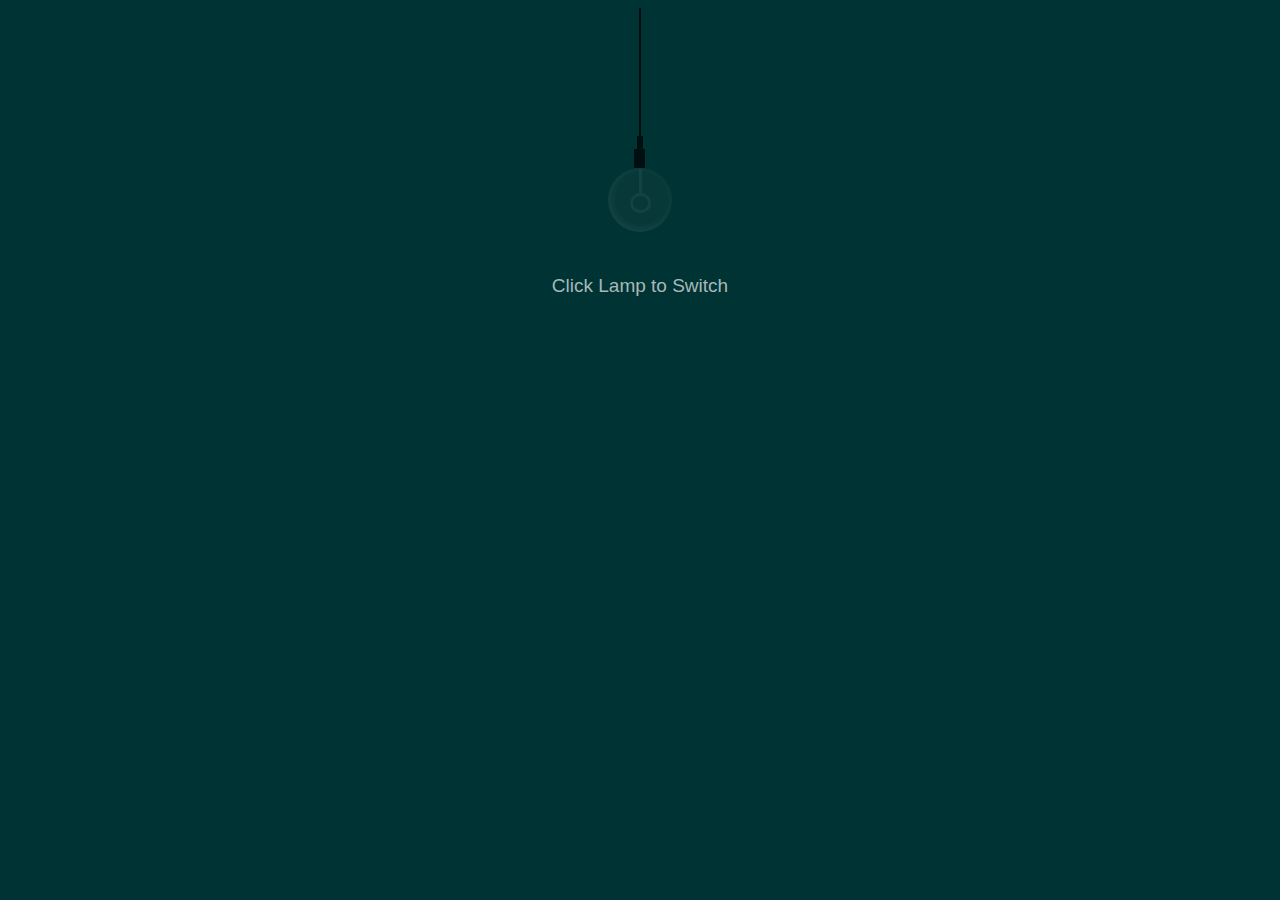
<file: Creative Ceiling Lamp/index.html>
<!DOCTYPE html>
<html lang="en">
<head>
    <meta charset="UTF-8">
    <meta name="viewport" content="width=device-width, initial-scale=1.0">
    <title>Ceiling Lamp - CSS</title>

    <link rel="stylesheet" href="style.css">
</head>
<body>
    <input type="checkbox" class="switch" id="switch-id" onchange="toggleText()">
    <div class="lamp">
        <div class="light"></div>
    </div>
    <div class="switch-msg"><p id="switch-msg-id">Click Lamp to Switch</p></div>

    <footer><p class="footer-msg" id="footer-msg-id">MunialoJr - Blakland Graphics</p></footer>

    <script>
        function toggleText() {
          var footerElement = document.getElementById("footer-msg-id");
          var switchElement = document.getElementById("switch-msg-id");
          var checkbox = document.getElementById("switch-id");
          var body = document.body;
      
          if (checkbox.checked) {
            // If checkbox is checked, show/hide the text
            footerElement.style.opacity = 1;
            switchElement.style.opacity = 0;

            body.classList.add("custom-background"); // Add light background class
          } else {
            // If checkbox is unchecked, hide/show the text
            footerElement.style.opacity = 0;
            switchElement.style.opacity = 1;

            body.classList.remove("custom-background"); // Remove light background class
          }
        }
      </script>
</body>
</html>
</file>
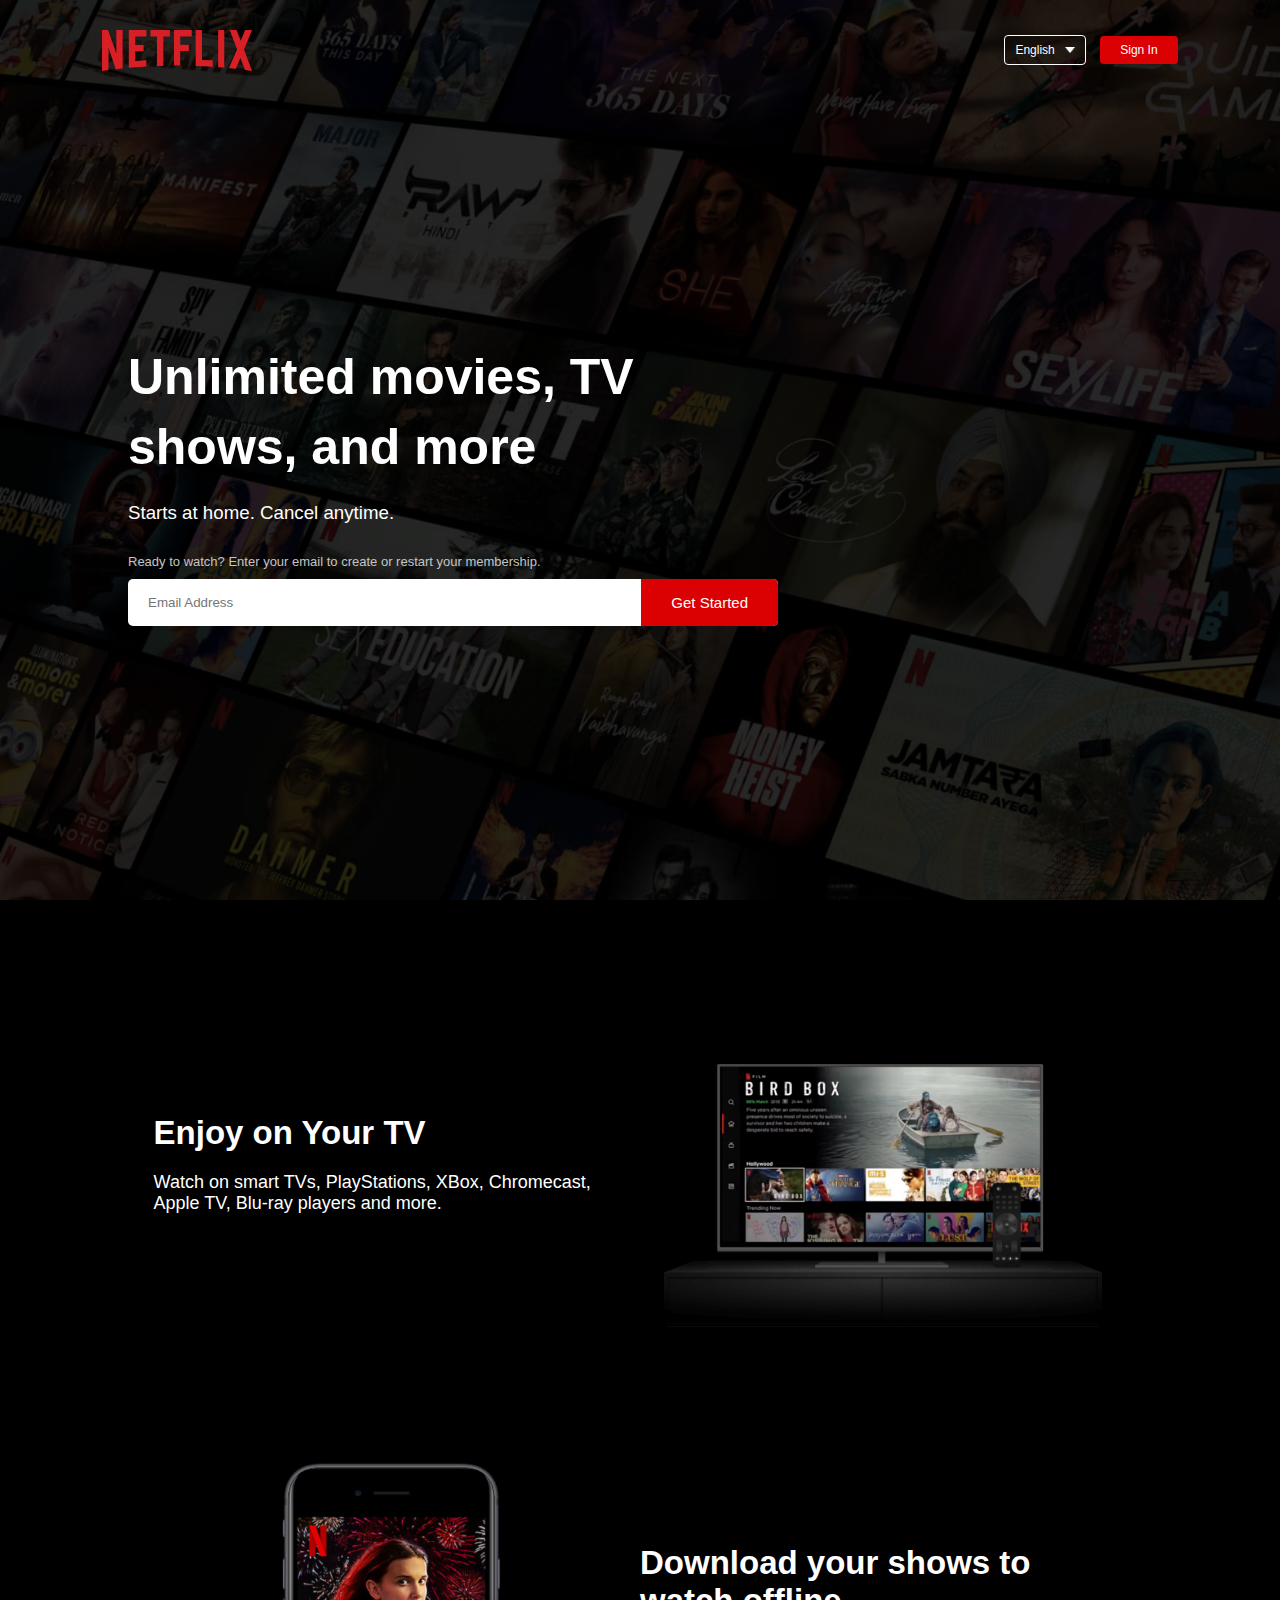
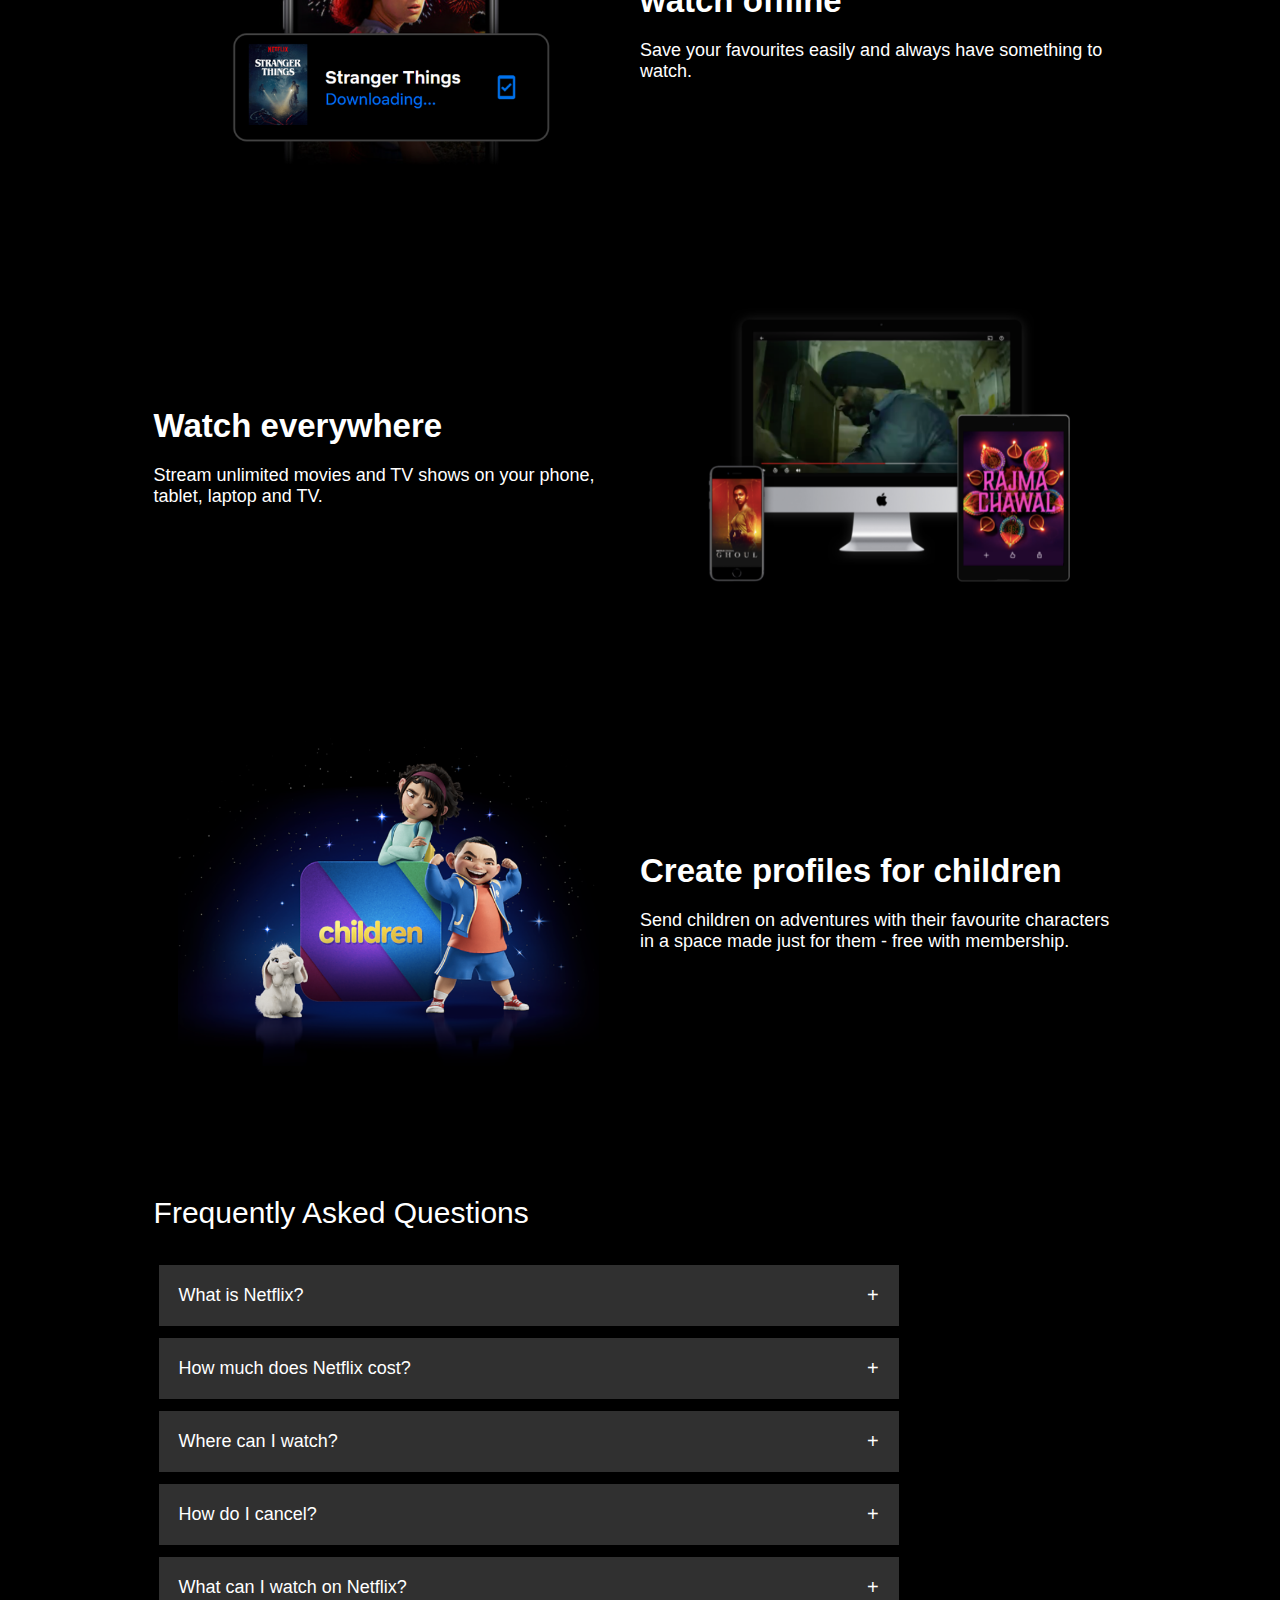
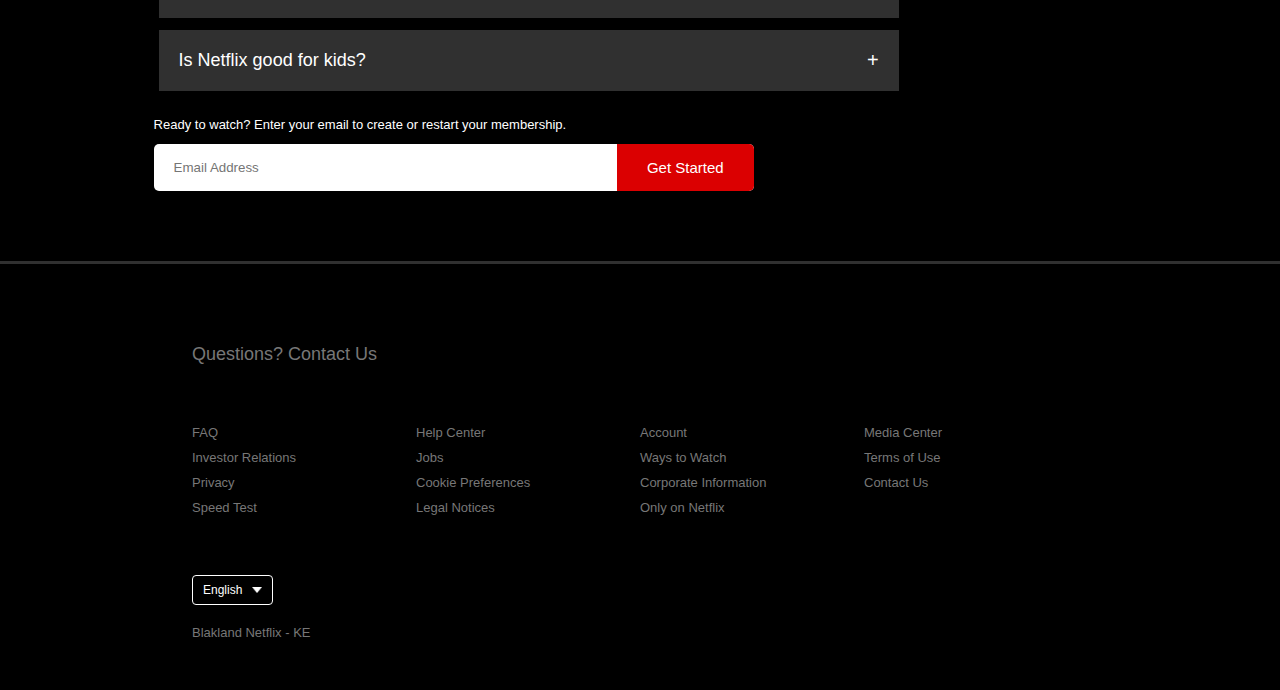
<file: Netflix/index.html>
<!DOCTYPE html>
<html lang="en">
<head>
    <meta charset="UTF-8">
    <meta name="viewport" content="width=device-width, initial-scale=1.0">
    <title>Netflix Clone</title>
    <link rel="stylesheet" href="style.css">
</head>
<body>
    <div class="header">
        <nav>
            <img src="images/logo.png" class="logo">
            <div>
                <button class="language-btn">English <img src="images/down-icon.png"></button>
                <button>Sign In</button>
            </div>
        </nav>
        <div class="header-content">
            <h1>Unlimited movies, TV shows, and more</h1>
            <h3>Starts at home. Cancel anytime.</h3>
            <p>Ready to watch? Enter your email to create or restart your membership.</p>

            <form class="email-signup">
                <input type="email" placeholder="Email Address" required>
                <button type="submit">Get Started</button>
            </form>
        </div>
    </div>

    <div class="features">
        <div class="row">
            <div class="text-col">
                <h2>Enjoy on Your TV</h2>
                <p>Watch on smart TVs, PlayStations, XBox, Chromecast, Apple TV, Blu-ray players and more.</p>
            </div>
            <div class="img-col">
                <img src="images/feature-1.png">
            </div>
        </div>

        <div class="row">
            <div class="img-col">
                <img src="images/feature-2.png">
            </div>
            <div class="text-col">
                <h2>Download your shows to watch offline</h2>
                <p>Save your favourites easily and always have something to watch.</p>
            </div>
        </div>

        <div class="row">
            <div class="text-col">
                <h2>Watch everywhere</h2>
                <p>Stream unlimited movies and TV shows on your phone, tablet, laptop and TV.</p>
            </div>
            <div class="img-col">
                <img src="images/feature-3.png">
            </div>
        </div>

        <div class="row">
            <div class="img-col">
                <img src="images/feature-4.png">
            </div>
            <div class="text-col">
                <h2>Create profiles for children</h2>
                <p>Send children on adventures with their favourite characters in a space made just for them - free with membership.</p>
            </div>
        </div>
    </div>

    <div class="faq">
        <h2>Frequently Asked Questions</h2>
        <ul class="accordion">
            <li>
                <input type="radio" name="accordion" id="first">
                <label for="first">
                    What is Netflix?
                </label>
                <div class="content">
                    <p>Netflix is a streaming service that offers a wide variety of award-winning TV shows,movies, anime, documentaries,
                        and more on thousands of internet-connected devices.<br>
                        You can watch as much as you want, whenever you want without a single commercial – all for one low monthly price.
                        There's always something new to discover and new TV shows and movies are added every week!</p>
                </div>
            </li>
            <li>
                <input type="radio" name="accordion" id="second">
                <label for="second">How much does Netflix cost?</label>
                <div class="content">
                    <p>Watch Netflix on your smartphone, tablet, Smart TV, laptop, or streaming device, all for one fixed monthly fee. 
                        Plans range from here to there😉. No extra costs, no contracts.</p>
                </div>
            </li>
            <li>
                <input type="radio" name="accordion" id="third">
                <label for="third">Where can I watch?</label>
                <div class="content">
                    <p>Watch anywhere, anytime. Sign in with your Netflix account to watch instantly on the web at netflix.com from your 
                        personal computer or on any internet-connected device that offers the Netflix app, including smart TVs, smartphones, 
                        tablets, streaming media players and game consoles.<br>
                        You can also download your favorite shows with the iOS, Android, or Windows 10 app. Use downloads to watch while 
                        you're on the go and without an internet connection. Take Netflix with you anywhere.</p>
                </div>
            </li>
            <li>
                <input type="radio" name="accordion" id="fourth">
                <label for="fourth">How do I cancel?</label>
                <div class="content">
                    <p>Netflix is flexible. There are no pesky contracts and no commitments. You can easily cancel your account online 
                        in two clicks. There are no cancellation fees – start or stop your account anytime.</p>
                </div>
            </li>
            <li>
                <input type="radio" name="accordion" id="fifth">
                <label for="fifth">What can I watch on Netflix?</label>
                <div class="content">
                    <p>Netflix has an extensive library of feature films, documentaries, TV shows, anime, award-winning Netflix originals, 
                        and more. Watch as much as you want, anytime you want.</p>
                </div>
            </li>
            <li>
                <input type="radio" name="accordion" id="sixth">
                <label for="sixth">Is Netflix good for kids?</label>
                <div class="content">
                    <p>The Netflix Kids experience is included in your membership to give parents control while kids enjoy family-friendly 
                        TV shows and movies in their own space.<br>
                        Kids profiles come with PIN-protected parental controls that let you restrict the maturity rating of content kids 
                        can watch and block specific titles you don’t want kids to see.</p>
                </div>
            </li>
        </ul>

        <small>Ready to watch? Enter your email to create or restart your membership.</small>
        <form class="email-signup">
            <input type="email" placeholder="Email Address" required>
            <button type="submit">Get Started</button>
        </form>
    </div>

    <div class="footer">
        <h2>Questions? Contact Us</h2>

        <div class="row">
            <div class="col">
                <a href="#">FAQ</a>
                <a href="#">Investor Relations</a>
                <a href="#">Privacy</a>
                <a href="#">Speed Test</a>
            </div>
            <div class="col">
                <a href="#">Help Center</a>
                <a href="#">Jobs</a>
                <a href="#">Cookie Preferences</a>
                <a href="#">Legal Notices</a>
            </div>
            <div class="col">
                <a href="#">Account</a>
                <a href="#">Ways to Watch</a>
                <a href="#">Corporate Information</a>
                <a href="#">Only on Netflix</a>
            </div>
            <div class="col">
                <a href="#">Media Center</a>
                <a href="#">Terms of Use</a>
                <a href="#">Contact Us</a>
            </div>
        </div>
        <button class="language-btn">English <img src="images/down-icon.png"></button>
        <p class="copyright-txt">Blakland Netflix - KE</p>
    </div>
</body>
</html>
</file>
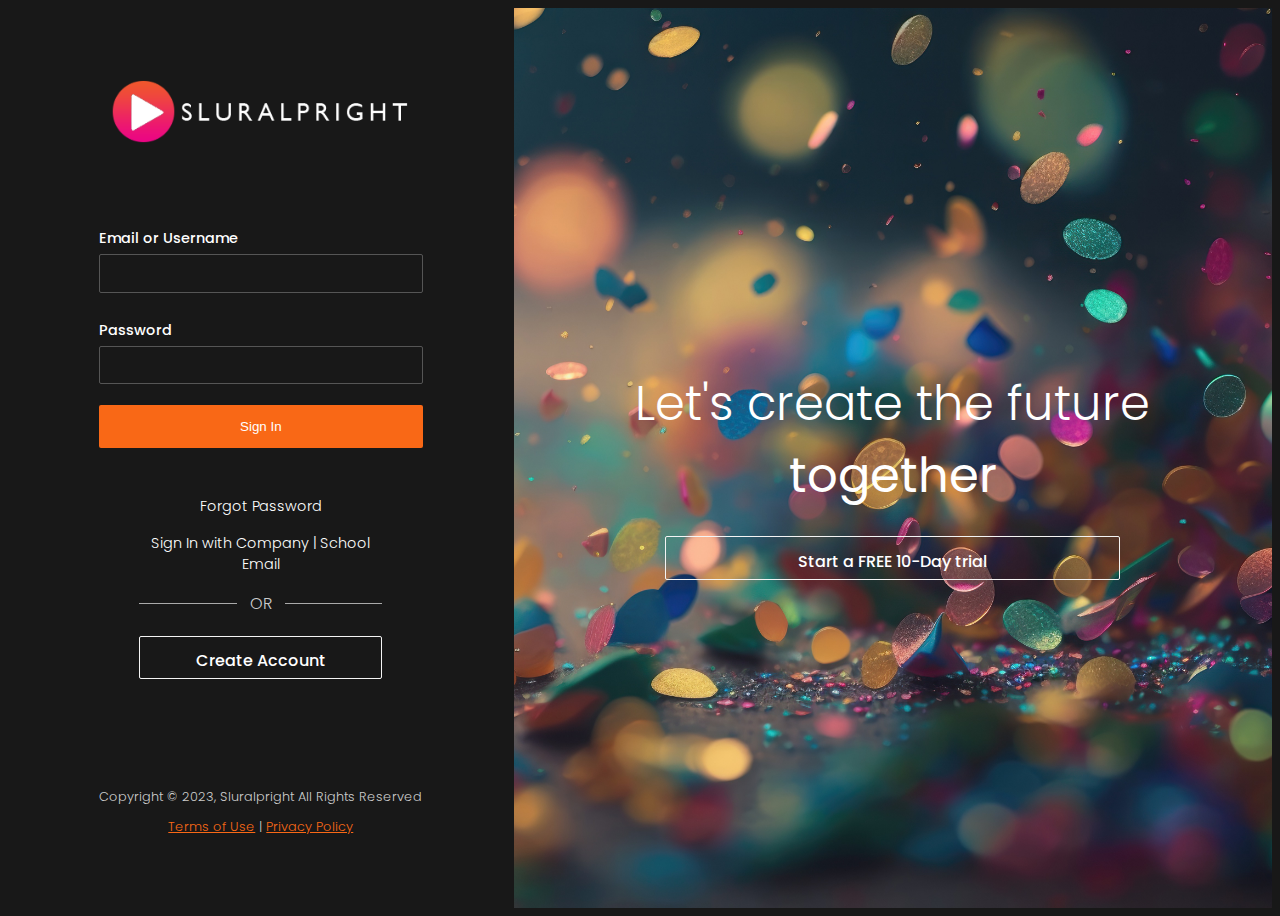
<file: PluralSight Login/index.html>
<!DOCTYPE html>
<html lang="en">
<head>
    <meta charset="UTF-8">
    <meta name="viewport" content="width=device-width, initial-scale=1.0">
    <link rel="stylesheet" href="style.css">
    <title>Sign In - Sluralpright</title>
</head>
<body>
    <div id="wrapper">
        <div id="left">
            <div id="signin">
                <div class="logo">
                    <img src="img/login-logo.png" alt="Sluralpright" />
                </div>
                <form>
                    <div>
                        <label> Email or Username</label>
                        <input type="text" class="text-input" />
                    </div>
                    <div>
                        <label> Password</label>
                        <input type="password" class="text-input" />
                    </div>
                    <button type="submit" class="primary-btn">Sign In</button>
                </form>
                <div class="links">
                    <a href="#">Forgot Password</a>
                    <a href="#">Sign In with Company | School Email</a>
                </div>
                <div class="or">
                    <hr class="bar">
                    <span>OR</span>
                    <hr class="bar">
                </div>
                <a href="#" class="secondary-btn">Create Account</a>
            </div>
            <footer id="main-footer">
                <p>Copyright &copy; 2023, Sluralpright All Rights Reserved</p>

                <div>
                    <a href="#">Terms of Use</a> | <a href="#">Privacy Policy</a>
                </div>
            </footer>
        </div>
        <div id="right">
            <div id="showcase">
                <div class="showcase-content">
                    <h1 class="showcase-text">
                        Let's create the future <strong>together</strong>
                    </h1>
                    <a href="#" class="secondary-btn">Start a FREE 10-Day trial</a>
                </div>
            </div>
        </div>
    </div>
</body>
</html>
</file>
<file: Creative Ceiling Lamp/style.css>
body{
    transition: background-color 1.2s ease;
    background-color: #003333;
}
.custom-background {
    background-color: #AFEEEE;
}

.lamp {
    position: relative;
    margin: 0 auto;
    width: 0.7rem;
    height: 10rem;
    background-image: 
        linear-gradient(#000000b3, #000000b3),
        linear-gradient(#000000b3, #000000b3),
        linear-gradient(#000000b3, #000000b3);
    background-repeat: no-repeat;
    background-size: 
        0.15rem 8rem,
        0.4rem 0.8rem,
        0.7rem 2rem;
    background-position: 
        50% 0,
        0.14rem 8rem,
        0 8.8rem;
}
.lamp:before,
.lamp:after {
    content: "";
    position: absolute;
}
.lamp:before{
    left: -1.65rem;
    bottom: -4rem;
    width: 4rem;
    height: 4rem;
    border-radius: 50%;
    background: #ffffff08;
    box-shadow: inset 2px -2px 10px #ffffff12;
    transition: all 0.75s;
}
.light,
.light:before{
    position: absolute;
}

.light{
    top: 10.05rem;
    left: 0.3rem;
    width: 0;
    height: 1.5rem;
    border-right: 0.2rem solid #ffffff0d;
}

.light:before{
    content: "";
    top: 1.5rem;
    left: -0.55rem;
    width: 0.9rem;
    height: 0.9rem;
    border-radius: 50%;
    border: 0.2rem solid #ffffff0d;
    box-shadow: 0px 0px 50px #ffffff00;
}

.switch{
    align-self: center;
    position: absolute;
    width: 98.2%;
    height: 3rem;
    cursor: pointer;
    top: 10.8rem;
    z-index: 2;
    appearance: none;
}
input:checked~.lamp::before{
    background: #fff;
    box-shadow: 
        0px 2px 10px #ffffffee,
        0px 5px 50px #ffffffcc,
        0px 8px 80px #ffffffbe,
        0px 11px 120px #ffffffbe,
        0px 13px 160px #ffffffb7,
        0px 16px 200px #ffffff97,
        0px 19px 240px #ffffff99;
}

#switch-msg-id{
    padding-top: 7%;
    text-align: center;
    color: #ffffffa9;
    font-family: 'Gill Sans', 'Gill Sans MT', Calibri, 'Trebuchet MS', sans-serif;
    font-size: 19px;
    opacity: 1;
    transition: opacity 0.5s ease;
}
footer .footer-msg{
    padding-top: 12%;
    text-align: center;
    color: #003333;
    font-family: 'Gill Sans', 'Gill Sans MT', Calibri, 'Trebuchet MS', sans-serif;
    font-size: 12px;
    opacity: 0;
    transition: opacity 0.5s ease;
}

/* ----media query----------- */
@media only screen and (max-width: 700px) {
    .switch-msg{
        padding-top: 50%;
    }
}
</file>
<file: Netflix/style.css>
*{
    margin: 0;
    padding: 0;
    font-family: 'Poppins', sans-serif;
    box-sizing: border-box;
}

body{
    background: #000;
    color: #fff;
}

.header{
    width: 100%;
    height: 100vh;
    background-image: linear-gradient(rgba(0, 0, 0, 0.8), rgba(0, 0, 0, 0.8)), url(images/header-image.png);
    background-size: cover;
    background-position: center;
    padding: 10px 8%;
    position: relative;
}

nav{
    display: flex;
    align-items: center;
    justify-content: space-between;
    padding: 20px 0;
}

.logo{
    width: 150px;
    cursor: pointer;
}

nav button{
    border: 0;
    outline: 0;
    background: #db0001;
    color: #fff;
    padding: 7px 20px;
    font-size: 12px;
    border-radius: 4px;
    margin-left: 10px;
    cursor: pointer;
}

.language-btn{
    display: inline-flex;
    align-items: center;
    background: transparent;
    border: 1px solid #fff;
    padding: 7px 10px;
}

.language-btn img{
    width: 10px;
    margin-left: 10px;
}

.header-content{
    position: absolute;
    top: 38%;
    left: 10%;
    /* transform: translate(-50%, -50%); */
    text-align: left;
    /* margin-top: 100%; */
}

.header-content h1{
    font-size: 50px;
    line-height: 70px;
    font-weight: 700;
    max-width: 650px;
    margin-bottom: 20px;
}

.header-content h3{
    font-weight: 500;
    margin-bottom: 30px;
}

.header-content p{
    font-size: 13px;
    color: rgb(196, 196, 196);
    margin-bottom: 10px;
}

.email-signup{
    background: #fff;
    border-radius: 5px;
    display: flex;
    align-items: center;
    margin-top: 10px;
    overflow: hidden;
}

.email-signup input{
    flex: 1;
    border: 0;
    outline: 0;
    margin-left: 20px;
}

.email-signup button{
    background: #db0001;
    border: 0;
    outline: 0;
    color: #fff;
    font-size: 15px;
    cursor: pointer;
    padding: 15px 30px;
}

/* -----------------features----------------- */

.features{
    padding: 50px 12%;
    font-size: 22px;
}

.row{
    display: flex;
    width: 100%;
    align-items: center;
    flex-wrap: wrap;
    padding: 50px 0;
}

.text-col{
    flex-basis: 50%;
    margin-bottom: 20px;
}

.img-col{
    flex-basis: 50%;
    margin-bottom: 20px;
}
.img-col img{
    display: block;
    width: 90%;
    margin: auto;
}

.features h2{
    margin-bottom: 20px;
}
.features p{
    font-size: 18px;
}

/* --------------faq------------- */

.faq{
    padding: 10px 12%;
    text-align: left;
    font-size: 18px;
}
.faq h2{
    font-weight: 500;
    font-size: 30px;
}

.accordion {
    /* margin: 60px auto; */
    margin-top: 30px;
    width: 100%;
    max-width: 750px;
    margin-bottom: 15px;
}
.accordion li{
    list-style: none;
    width: 100%;
    padding: 5px;
    
}
.accordion li label{
    display: flex;
    align-items: center;
    padding: 20px;
    font-size: 18px;
    font-weight: 500;
    background: #303030;
    margin-bottom: 2px;
    cursor: pointer;
    position: relative;
}

label::after{
    content: '+';
    font-size: 20px;
    position: absolute;
    right: 20px;
    transition: transform 0.8s;
}
input[type='radio']{
    display: none;
}

.accordion .content{
    background: #1a1a1a;
    text-align: left;
    padding: 0 20px;
    max-height: 0;
    overflow: hidden;
    transition: max-height 0.3s, padding 0.8s;
}
.accordion input[type="radio"]:checked + label{
    background: #db0001;
    transition: transform 0.8s ease;
}
.accordion input[type="radio"]:checked + label + .content{
    max-height: fit-content;
    padding: 30px 20px;
}
.accordion input[type="radio"]:checked + label::after{
    transform: rotate(135deg);
}

.faq small{
    font-size: 13px;
}
.faq .email-signup{
    max-width: 600px;
    margin: 10px 0 60px;
}

/* -----------footer------------- */
.footer{
    padding: 50px 15% 10px;
    border-top: 3px solid #303030;
    color: #777
}
.footer h2{
    font-size: 18px;
    font-weight: 400;
    margin-top: 30px;
    margin-bottom: 50px;
    cursor: pointer;
}
.footer .col{
    flex-basis: 25%;
    flex-grow: 1;
    margin-bottom: 20px;
}
.footer .col a{
    display: block;
    text-decoration: none;
    color: #777;
    font-size: 13px;
    margin-bottom: 10px;
    cursor: pointer;
}
.footer .row{
    align-items: flex-start;
    padding: 10px 0;
}
.footer .language-btn{
    color: #fff;
    border-radius: 4px;
    font-size: 12px;
    cursor: pointer;
    margin-top: 20px;
}
.footer .copyright-txt{
    color: #777;
    font-size: 13px;
    margin-top: 20px;
    margin-bottom: 40px;
}

/* -----------------media query--------------- */
@media only screen and (max-width: 600px){
    .logo{
        width: 100px;
    }
    nav button{
        padding: 5px 10px;
    }
    nav .language-btn{
        padding: 4px 8px;
    }
    .header-content{
        position: unset;
        transform: none;
        padding-top: 150px;
    }
    .header-content h1{
        font-size: 35px;
        line-height: 50px;
    }
    .email-signup button{
        font-size: 12px;
        padding: 10px 15px;
    }
    .text-col, .img-col{
        flex-basis: 100%;
    }
    .features h2{
        font-size: 30px;
    }
    .row:nth-child(2),
    .row:nth-child(4){
        flex-direction: column-reverse;
    }
    .features .row{
        padding: 10px 0;
    }
    .faq h2{
        font-size: 25px;
    }
    .accordion .content{
        font-size: 14px;
    }
    .accordion li label{
        padding: 10px;
        font-size: 14px;
    }
    .faq .email-signup button{
        font-size: 12px;
        padding: 10px 15px;
    }
}
</file>
<file: PluralSight Login/style.css>
@import url('https://fonts.googleapis.com/css2?family=Poppins:wght@300&display=swap');

*{
    box-sizing: border-box;
}

body {
    font-family: 'Poppins', sans-serif;
    font-weight: 300;
    background: #181818;
    color: #fff;
    overflow: hidden;
}

h1, h2, h3, h4, h5, h6{
    font-weight: 300;
}

#wrapper{
    display: flex;
    flex-direction: row;
}

#left{
    display: flex;  
    flex-direction: column;
    padding: auto;
    flex: 1;
    align-items: center;
    justify-content: center;
    height: 100vh;
}

#right{
    flex: 1;
}

/* Sign In */
#signin {
    display: flex;
    flex-direction: column;
    justify-content: center;
    align-items: center;
    width: 80%;
    padding-bottom: 1rem;
}

#signin form{
    width: 80%;
    padding-bottom: 3rem;
}

#signin .logo{
    margin-bottom: 8vh;
}

#signin .logo img {
    width: 300px;
}

#signin label {
    font-size: 0.9rem;
    line-height: 2rem;
    font-weight: 500;
}

#signin .text-input {
    margin-bottom: 1.3rem;
    width: 100%;
    border-radius: 2px;
    background: #181818;
    border: 1px solid #555;
    color: #ccc;
    padding: 0.5rem 1rem;
    line-height: 1.3rem;
}

#signin .primary-btn{
    width: 100%;
}

#signin .secondary-btn, 
.or,
.links {
    width: 60%;
}

#signin .links a {
    display: block;
    color: #fff;
    text-decoration: none;
    margin-bottom: 1rem;
    text-align: center;
    font-size: 0.9rem;
    transition: all 0.5s;
}

#signin .links a:hover{
    color: #f96816;
}

#signin .or {
    display: flex;
    flex-direction: row;
    margin-bottom: 1.2rem;
    align-items: center;
}

#signin .or .bar {
    flex: auto;
    border: none;
    height: 1px;
    background: #aaa;
}

#signin .or span {
    color: #ccc;
    padding: 0 0.8rem;
}

/* Showcase */
#showcase {
    display: flex;
    justify-content: center;
    align-items: center;
    background: url('img/color-bg.jpg') no-repeat center center / cover;
    height: 100vh;
    text-align: center;
}

#showcase .showcase-text {
    font-size: 3rem;
    width: 100%;
    color: #fff;
    margin-bottom: 1.5rem;
    padding: 0 2rem;
}

#showcase .secondary-btn {
    width: 60%;
    margin: auto;
}

/* Main Footer */
#main-footer {
    color: #ccc;
    text-align: center;
    font-size: 0.8rem;
    max-width: 80%;
    padding-top: 5rem;
}

#main-footer a {
    color: #f96816;
    text-decoration: underline;
    transition: 0.5s;
}

#main-footer a:hover{
    color: #fff;
}

/* Button */
.primary-btn{
    padding: 0.7rem 1rem;
    height: 2.7rem;
    display: block;
    border: 0;
    border-radius: 2px;
    font-weight: 500;
    background: #f96816;
    color: #fff;
    text-decoration: none;
    cursor: pointer;
    text-align: center;
    transition: all 0.5s;
}

.primary-btn:hover {
    background-color: #ff7b39;
}

.secondary-btn{
    padding: 0.7rem 1rem;
    height: 2.7rem;
    display: block;
    border: 1px solid #f4f4f4;
    border-radius: 2px;
    font-weight: 500;
    background: none;
    color: #fff;
    text-decoration: none;
    cursor: pointer;
    text-align: center;
    transition: all 0.5s;
}

.secondary-btn:hover {
    border-color: #ff7b39;
    color: #ff7b39;
}


/* Media Query */
@media (min-width: 1200px) {
    #left {
        flex: 4;
    }

    #right {
        flex: 6;
    }
}

@media (max-width: 768px) {
    body{
        overflow: auto;
    }

    #right {
        display: none;
    }

    #left{
        justify-content: center;
        margin-top: 4vh;
    }

    #signin .logo {
        margin-bottom: 2vh;
    }

    #signin .text-input {
        margin-bottom: 0.7rem;
    }

    #main-footer {
        padding-top: 1rem;
    }
}
</file>
